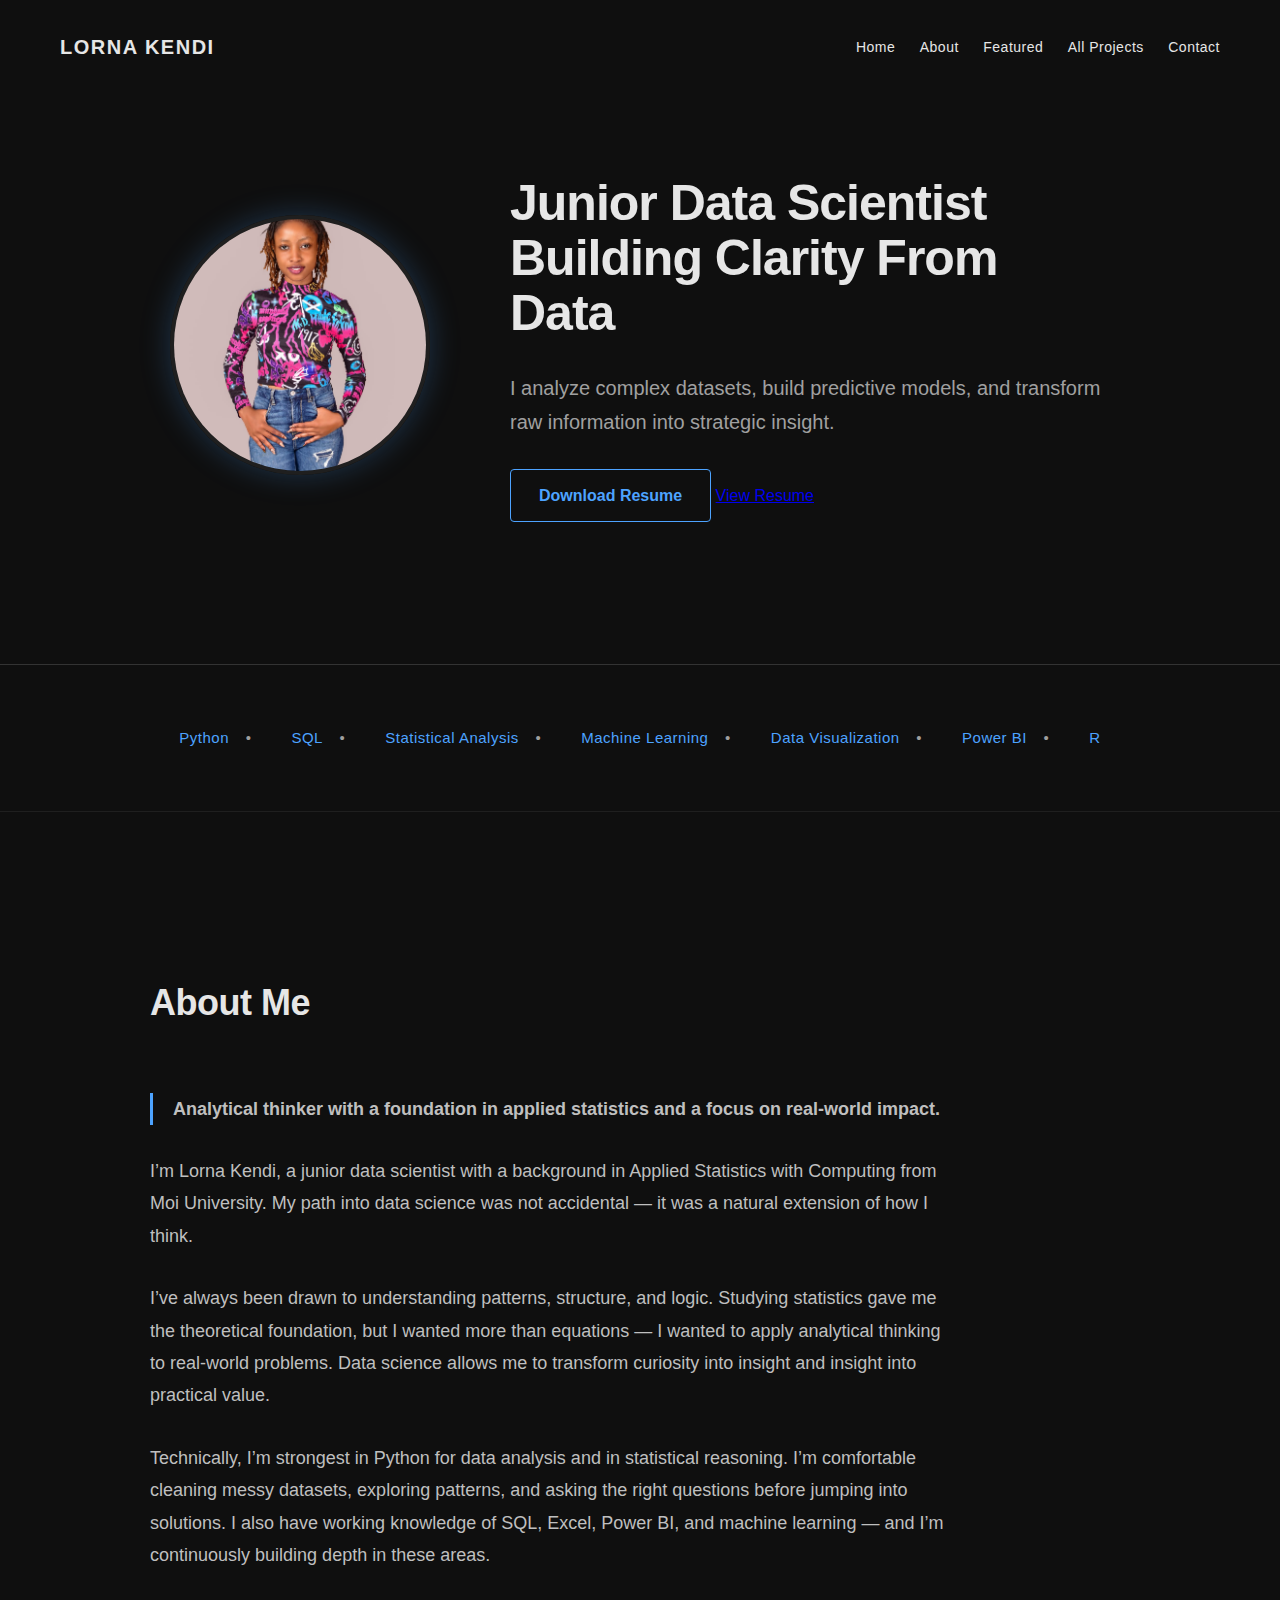
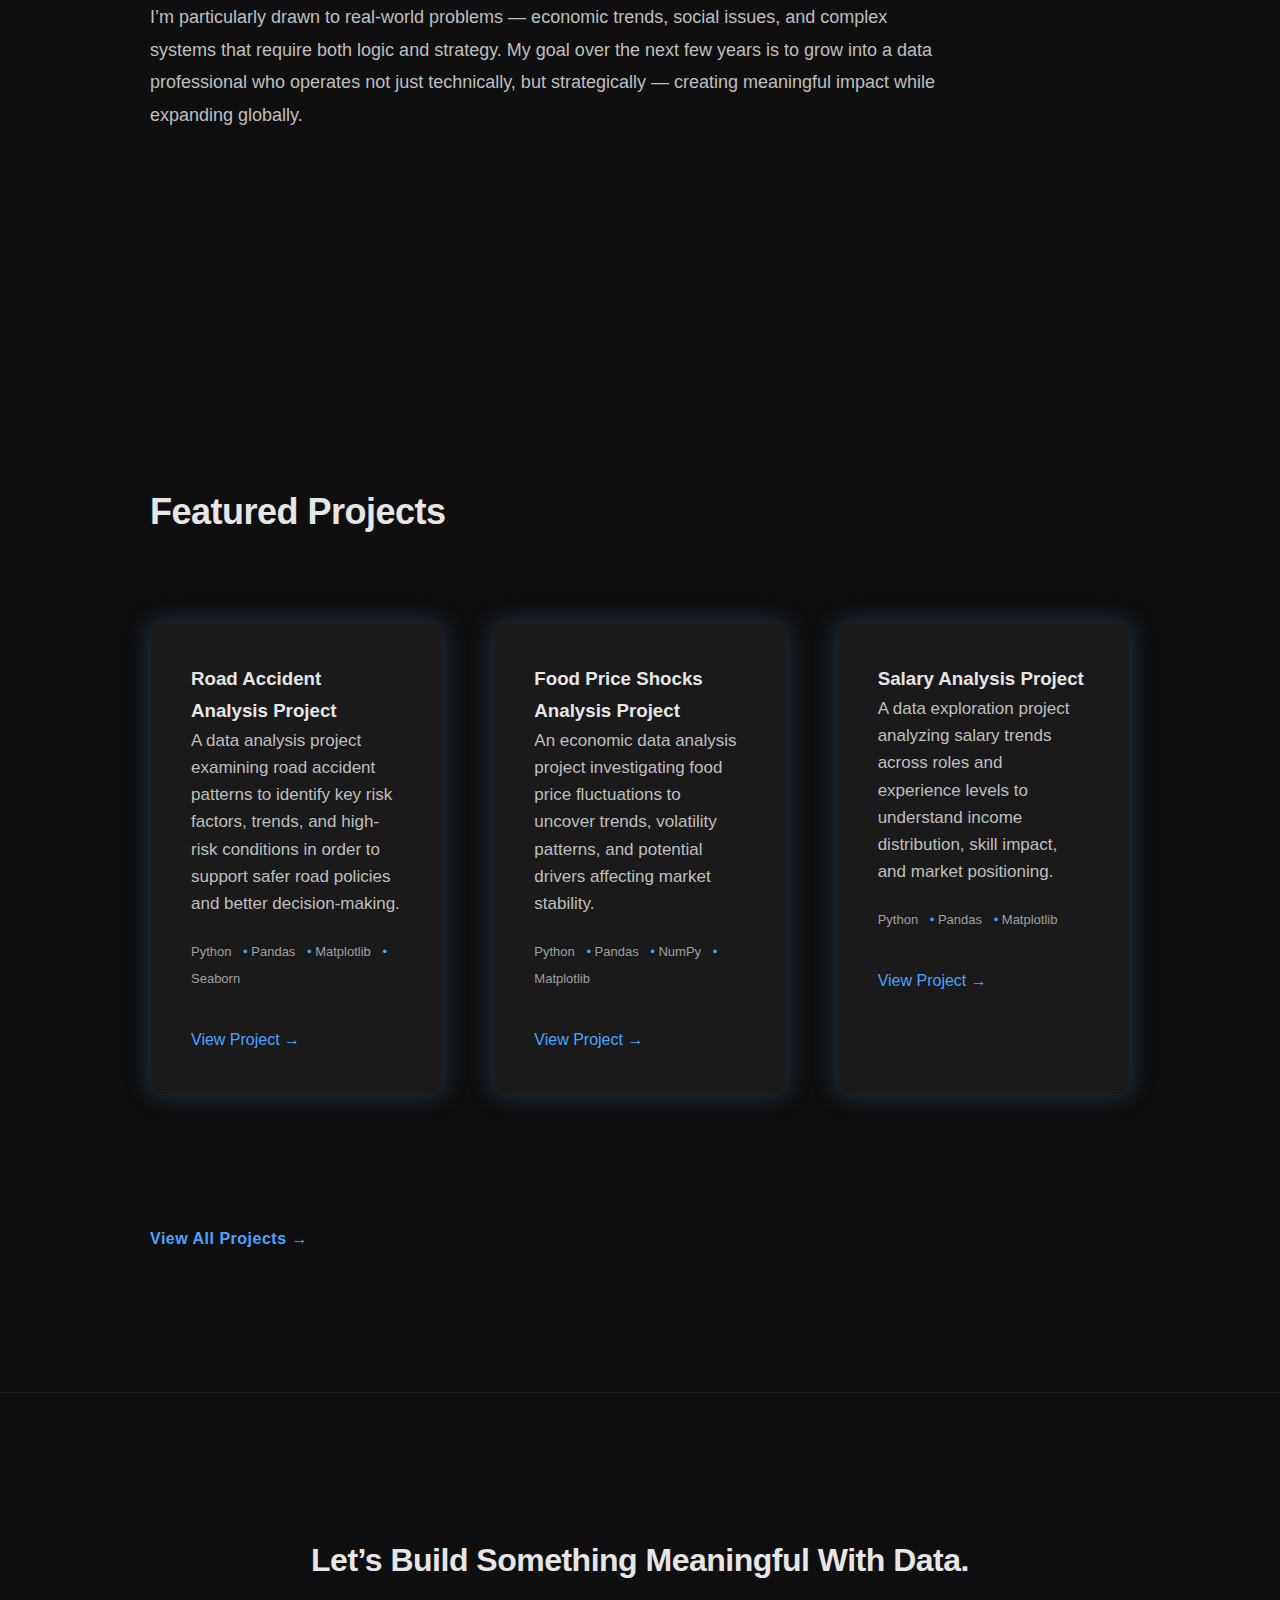
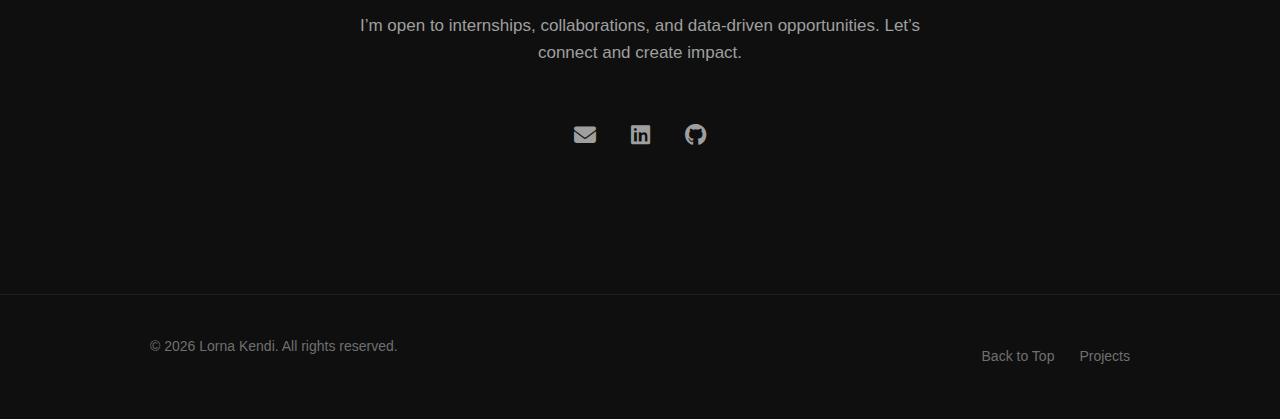
<file: index.html>
<!DOCTYPE html>
<html>
<head>
    <title>Lorna Kendi | Junior Data Scientist</title>
    <link rel="stylesheet" href="style.css">
    <link rel="stylesheet" href="https://cdnjs.cloudflare.com/ajax/libs/font-awesome/6.5.0/css/all.min.css">
    <link rel="icon" type="image/png" href="favicon-v2.png">
    <link rel="shortcut icon" href="favicon-v2.png">

</head>

<body id="top">



    <!-- HEADER (Top Strip) -->
    <header>
        <div class="logo">Lorna Kendi</div>

        <nav>
            <a href="index.html">Home</a>
            <a href="#about">About</a>
            <a href="#projects">Featured</a>
            <a href="projects.html">All Projects</a>
            <a href="#contact">Contact</a>                       
        </nav>
    </header>


    <section class="hero">
        <div class="container hero-content">

            <div class="hero-image-wrapper">
              <img src="images/profile.jpg" alt="Lorna Kendi" class="hero-image">
            </div>

            <div class="hero-text">
                <h1>
                    Junior Data Scientist<br>
                    Building Clarity From Data
                </h1>

                <p class="hero-subtext">
                I analyze complex datasets, build predictive models,
                and transform raw information into strategic insight.
                </p>

                <div class="hero-buttons">

                    <a href="assets/Lorna_Kendi_Resume.pdf" class="resume-button" download>
                        Download Resume
                    </a>

                    <a href="assets/Lorna_Kendi_Resume.pdf" class="view-button" target="_blank">
                        View Resume
                    </a>

                </div>

            </div>
            

        </div>
    </section>

        <!-- CORE SKILLS STRIP -->
    <section class="skills">
        <div class="container skills-container">

            <span>Python</span>
            <span>SQL</span>
            <span>Statistical Analysis</span>
            <span>Machine Learning</span>
            <span>Data Visualization</span>
            <span>Power BI</span>
            <span>R</span>

        </div>
    </section>


    <!-- ABOUT SECTION -->
<section id="about" class="about">

    <div class="container">

        <h2>About Me</h2>
        <p class="about-highlight">
            Analytical thinker with a foundation in applied statistics and a focus on real-world impact.
        </p>


        <p>
            I’m Lorna Kendi, a junior data scientist with a background in Applied Statistics with Computing from Moi University.
            My path into data science was not accidental — it was a natural extension of how I think.
        </p>

        <p>
            I’ve always been drawn to understanding patterns, structure, and logic. 
            Studying statistics gave me the theoretical foundation, but I wanted more than equations — 
            I wanted to apply analytical thinking to real-world problems. 
            Data science allows me to transform curiosity into insight and insight into practical value.
        </p>

        <p>
            Technically, I’m strongest in Python for data analysis and in statistical reasoning. 
            I’m comfortable cleaning messy datasets, exploring patterns, and asking the right questions before jumping into solutions. 
            I also have working knowledge of SQL, Excel, Power BI, and machine learning — and I’m continuously building depth in these areas.
        </p>

        <p>
            I’m particularly drawn to real-world problems — economic trends, social issues, and complex systems that require both logic and strategy. 
            My goal over the next few years is to grow into a data professional who operates not just technically, but strategically — creating meaningful impact while expanding globally.
        </p>

    </div>
</section>


<!-- FEATURED PROJECTS SECTION -->
<section id="projects" class="featured-projects">

    <div class="container">

        <h2>Featured Projects</h2>

        <div class="projects-grid">

            <div class="project-card">
                <h3>Road Accident Analysis Project</h3>
                    <p>A data analysis project examining road accident patterns to identify key risk factors, trends, and high-risk conditions in order to support safer road policies and better decision-making.</p>
                        <div class="tech-tags">
                            <span>Python</span>
                            <span>Pandas</span>
                            <span>Matplotlib</span>
                            <span>Seaborn</span>
                        </div>
                <a href="https://github.com/lornakendi/road_accidents_proj.git" target="_blank">
                    View Project →
                </a>

            </div>

            <div class="project-card">
                <h3>Food Price Shocks Analysis Project</h3>
                    <p>An economic data analysis project investigating food price fluctuations to uncover trends, volatility patterns, and potential drivers affecting market stability.</p>
                        <div class="tech-tags">
                            <span>Python</span>
                            <span>Pandas</span>
                            <span>NumPy</span>
                            <span>Matplotlib</span>
                        </div>

                <a href="https://github.com/lornakendi/food_price_proj.git" target="_blank">
                    View Project →
                </a>
            </div>

            <div class="project-card">
                <h3>Salary Analysis Project</h3>
                    <p>A data exploration project analyzing salary trends across roles and experience levels to understand income distribution, skill impact, and market positioning.</p>
                        <div class="tech-tags">
                            <span>Python</span>
                            <span>Pandas</span>
                            <span>Matplotlib</span>
                        </div>

                <a href="https://github.com/lornakendi/SalaryDataAnalysis.git" target="_blank">
                    View Project →
                </a>
            </div>

        </div>

        <!-- VIEW ALL LINK (NOW INSIDE CONTAINER) -->
        <a href="projects.html" class="view-all">
            View All Projects →
        </a>

    </div>
</section>



<!-- CONTACT SECTION -->
<section id="contact" class="contact">

    <div class="container">

        <h2>Let’s Build Something Meaningful With Data.</h2>

        <p>
            I’m open to internships, collaborations, and data-driven opportunities.
            Let’s connect and create impact.
        </p>

        <div class="contact-links">
            <a href="mailto:lornahkendy@gmail.com" aria-label="Email">
                <i class="fa-solid fa-envelope"></i>
            </a>

            <a href="https://linkedin.com/in/lorna-etere-1836963b2" target="_blank" aria-label="LinkedIn">
                <i class="fa-brands fa-linkedin"></i>
            </a>

            <a href="https://github.com/lornakendi" target="_blank" aria-label="GitHub">
                <i class="fa-brands fa-github"></i>
            </a>
</div>


    </div>
</section>

<!-- FOOTER -->
<footer class="footer">
    <div class="container footer-container">

        <p>© 2026 Lorna Kendi. All rights reserved.</p>

        <div class="footer-links">
            <a href="#top">Back to Top</a>
            <a href="projects.html">Projects</a>
        </div>

    </div>
</footer>


</body>

</html>
</file>
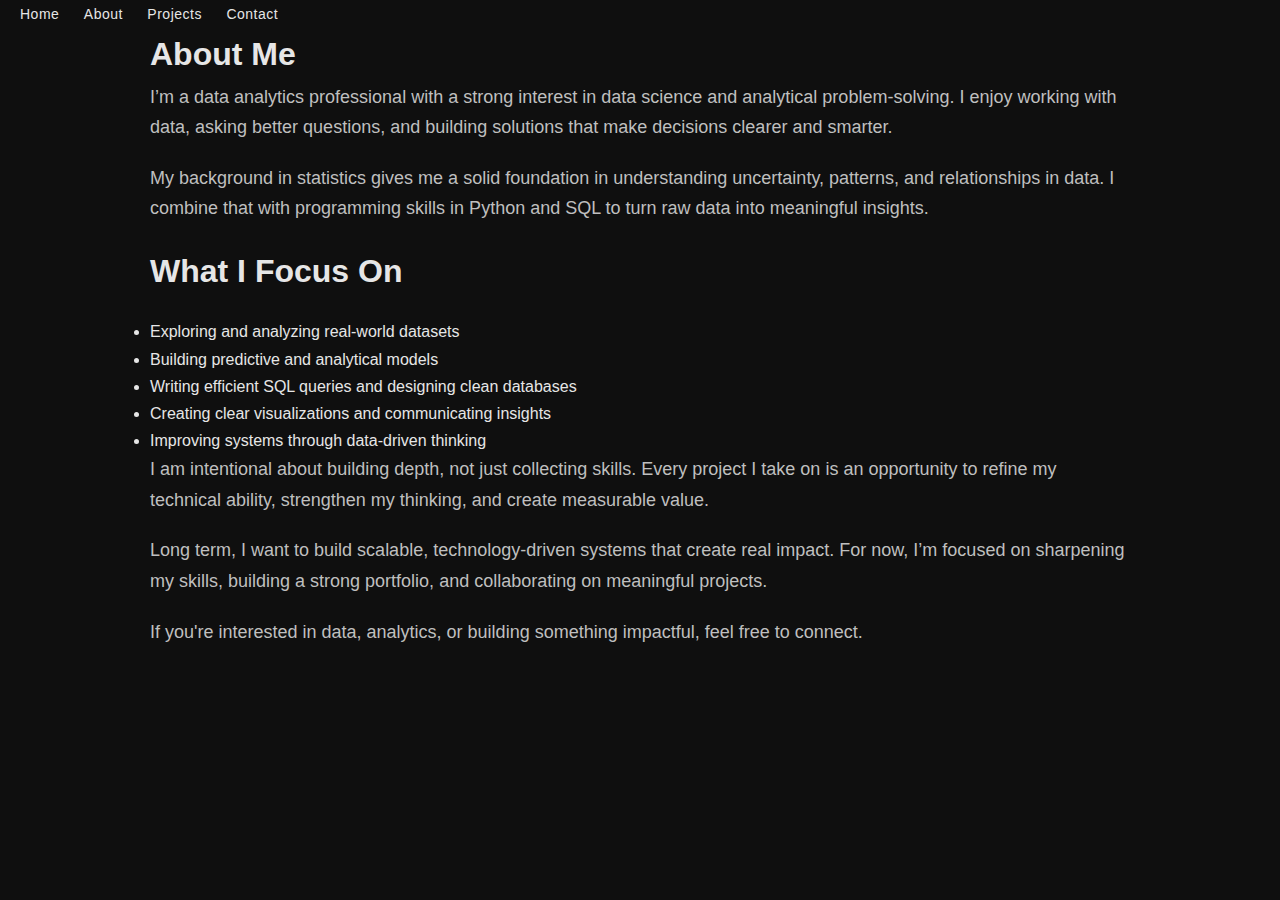
<file: about.html>
<head>
    <title>About Me</title>
    <link rel="stylesheet" href="style.css">
</head>

<body>

    <nav>
        <a href="index.html">Home</a>
        <a href="about.html">About</a>
        <a href="projects.html">Projects</a>
        <a href="contact.html">Contact</a>
    </nav>

    <div class="container">

        <h1>About Me</h1>

        <p>
            I’m a data analytics professional with a strong interest in data science 
            and analytical problem-solving. I enjoy working with data, asking better 
            questions, and building solutions that make decisions clearer and smarter.
        </p>

        <p>
            My background in statistics gives me a solid foundation in understanding 
            uncertainty, patterns, and relationships in data. I combine that with 
            programming skills in Python and SQL to turn raw data into meaningful insights.
        </p>

        <h2>What I Focus On</h2>

        <ul>
            <li>Exploring and analyzing real-world datasets</li>
            <li>Building predictive and analytical models</li>
            <li>Writing efficient SQL queries and designing clean databases</li>
            <li>Creating clear visualizations and communicating insights</li>
            <li>Improving systems through data-driven thinking</li>
        </ul>

        <p>
            I am intentional about building depth, not just collecting skills. 
            Every project I take on is an opportunity to refine my technical 
            ability, strengthen my thinking, and create measurable value.
        </p>

        <p>
            Long term, I want to build scalable, technology-driven systems that create 
            real impact. For now, I’m focused on sharpening my skills, building a strong 
            portfolio, and collaborating on meaningful projects.
        </p>

        <p>
            If you're interested in data, analytics, or building something impactful, 
            feel free to connect.
        </p>

    </div>

</body>
</file>
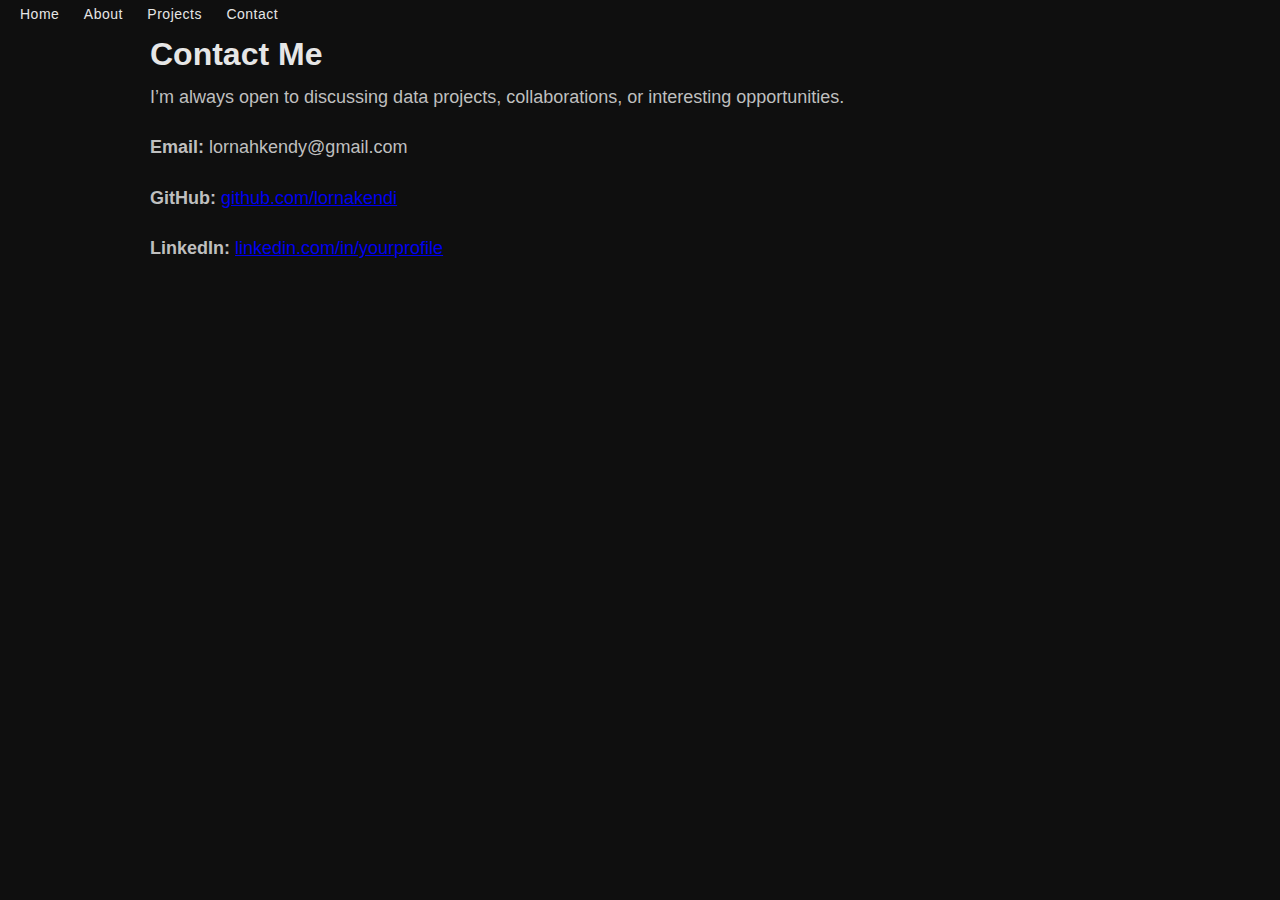
<file: contact.html>
<!DOCTYPE html>
<html>
<head>
    <title>Contact</title>
    <link rel="stylesheet" href="style.css">
</head>
<body>

    <nav>
        <a href="index.html">Home</a>
        <a href="about.html">About</a>
        <a href="projects.html">Projects</a>
        <a href="contact.html">Contact</a>
    </nav>

    <div class="container">

        <h1>Contact Me</h1>

        <p>
            I’m always open to discussing data projects, collaborations,
            or interesting opportunities.
        </p>

        <p><strong>Email:</strong> lornahkendy@gmail.com</p>

        <p>
            <strong>GitHub:</strong> 
            <a href="#">github.com/lornakendi</a>
        </p>

        <p>
            <strong>LinkedIn:</strong> 
            <a href="#">linkedin.com/in/yourprofile</a>
        </p>

    </div>

</body>
</html>
</file>
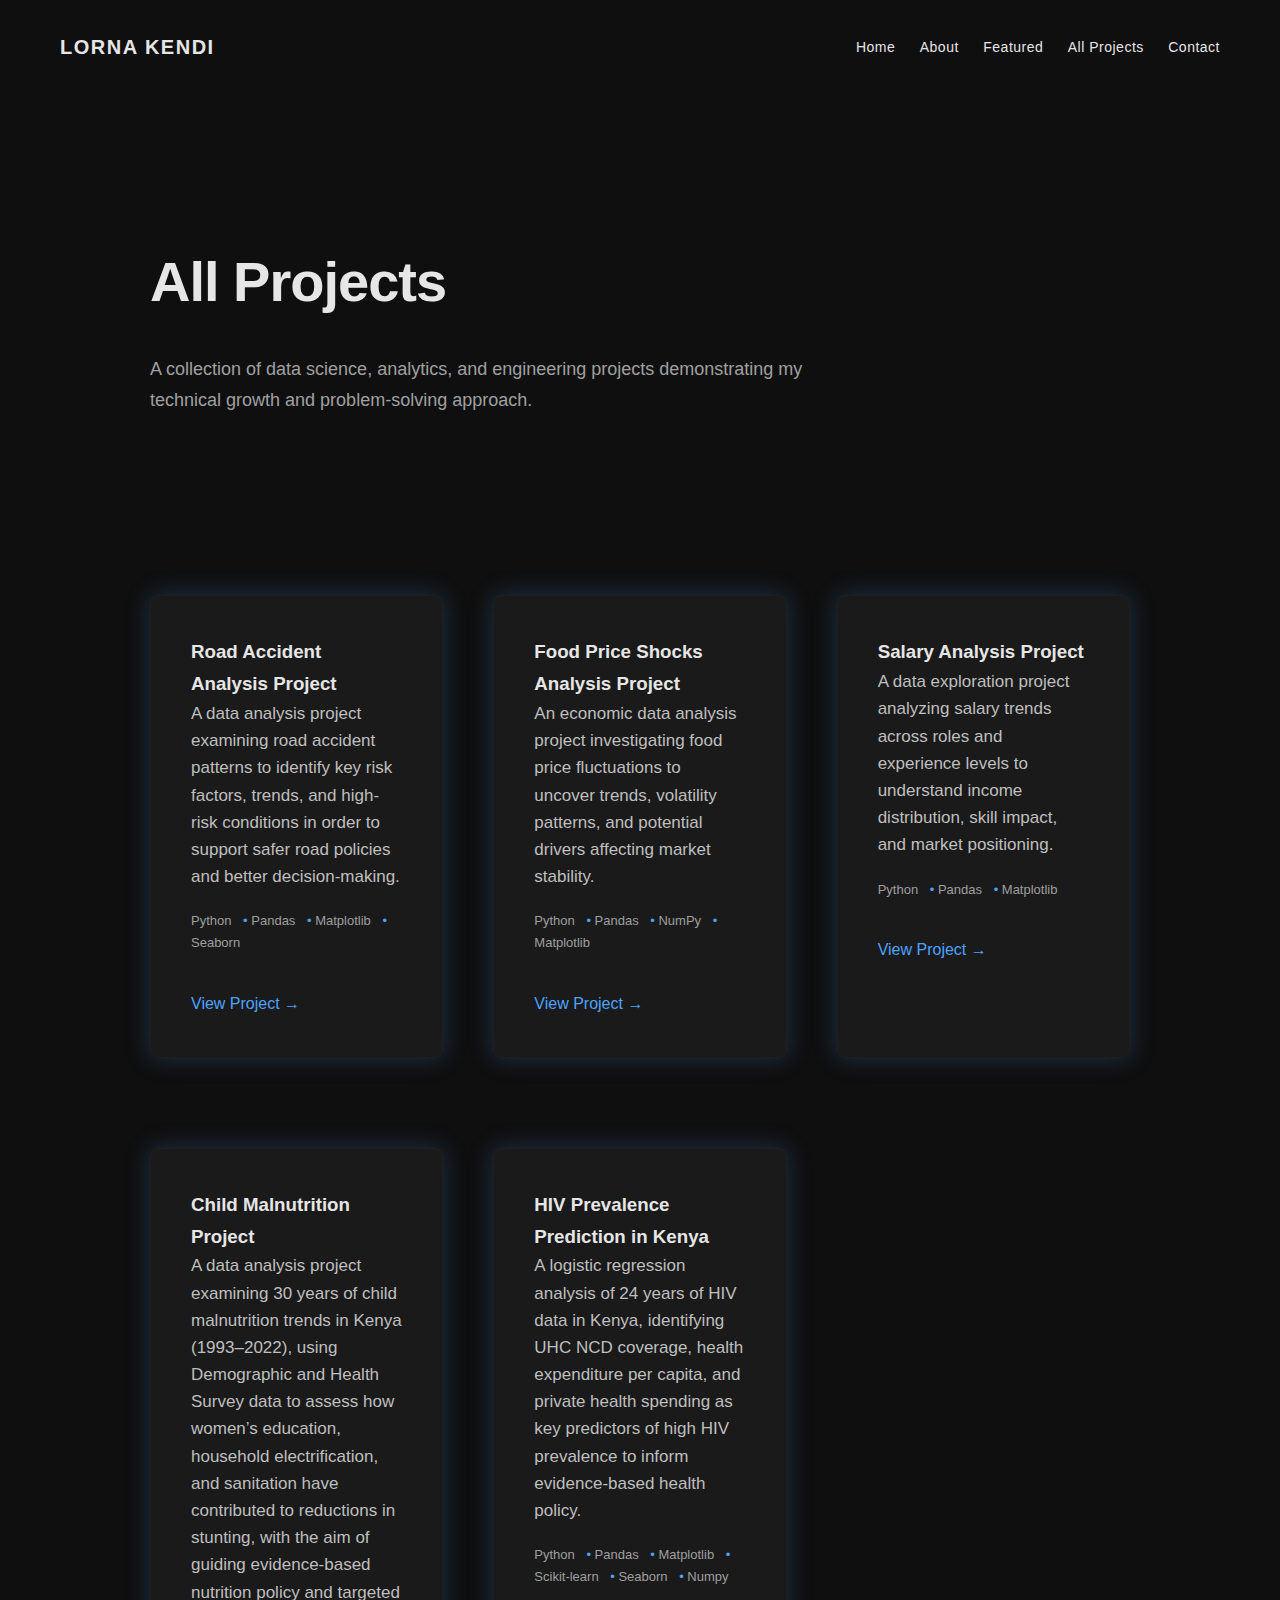
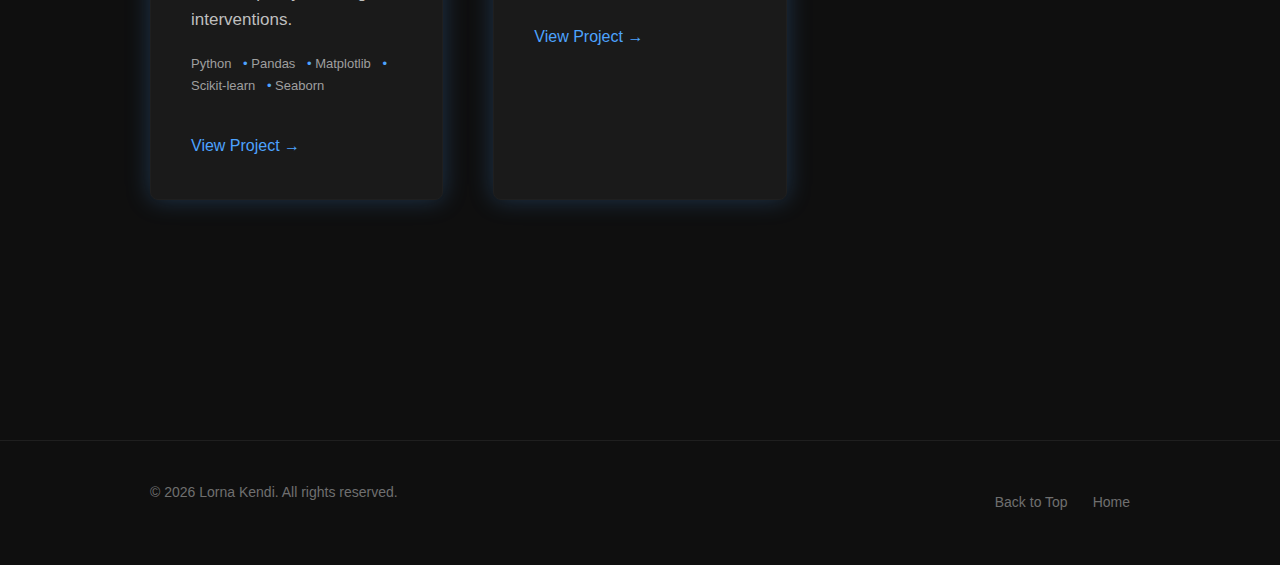
<file: projects.html>
<body id="top">

    <!-- HEADER -->
    <header>
        <div class="logo">LORNA KENDI</div>
        <link rel="stylesheet" href="style.css">
        <link rel="icon" type="image/png" href="favicon-v2.png">
        <link rel="shortcut icon" href="favicon-v2.png">

        <nav>
            <a href="index.html">Home</a>
            <a href="index.html#about">About</a>
            <a href="index.html#projects">Featured</a>
            <a href="projects.html">All Projects</a>
            <a href="index.html#contact">Contact</a>         
        </nav>
    </header>

    <!-- PAGE HERO -->
    <section class="projects-hero">
        <div class="container">
            <h1>All Projects</h1>
            <p>
                A collection of data science, analytics, and engineering
                projects demonstrating my technical growth and problem-solving approach.
            </p>
        </div>
    </section>

    <!-- PROJECT GRID -->
    <section class="all-projects">
        <div class="container">

            <div class="projects-grid">

                <div class="project-card">
                    <h3>Road Accident Analysis Project</h3>
                    <p>A data analysis project examining road accident patterns to identify key risk factors, trends, and high-risk conditions in order to support safer road policies and better decision-making.</p>
                        <div class="tech-tags">
                            <span>Python</span>
                            <span>Pandas</span>
                            <span>Matplotlib</span>
                            <span>Seaborn</span>
                        </div>
                    <a href="https://github.com/lornakendi/road_accidents_proj.git" target="_blank">
                    View Project →
                    </a>
                </div>

                <div class="project-card">
                    <h3>Food Price Shocks Analysis Project</h3>
                    <p>An economic data analysis project investigating food price fluctuations to uncover trends, volatility patterns, and potential drivers affecting market stability.</p>
                        <div class="tech-tags">
                            <span>Python</span>
                            <span>Pandas</span>
                            <span>NumPy</span>
                            <span>Matplotlib</span>
                        </div>
                            <a href="https://github.com/lornakendi/food_price_proj.git" target="_blank">
                            View Project →
                            </a>
                </div>

                <div class="project-card">
                    <h3>Salary Analysis Project</h3>
                    <p>A data exploration project analyzing salary trends across roles and experience levels to understand income distribution, skill impact, and market positioning.</p>
                        <div class="tech-tags">
                            <span>Python</span>
                            <span>Pandas</span>
                            <span>Matplotlib</span>
                        </div>
                    <a href="https://github.com/lornakendi/SalaryDataAnalysis.git" target="_blank">
                        View Project →
                    </a>
                </div>

                <div class="project-card">
                    <h3>Child Malnutrition Project</h3>
                    <p>A data analysis project examining 30 years of child malnutrition trends in Kenya (1993–2022), using Demographic and Health Survey data to assess how women’s education, household electrification, and sanitation have contributed to reductions in stunting, with the aim of guiding evidence-based nutrition policy and targeted interventions.</p>
                        <div class="tech-tags">
                            <span>Python</span>
                            <span>Pandas</span>
                            <span>Matplotlib</span>
                            <span>Scikit-learn</span>
                            <span>Seaborn</span>
                        </div>
                    <a href="https://github.com/lornakendi/child_malnutrition_proj.git" target="_blank">
                        View Project →
                    </a>
                </div>

                <div class="project-card">
                    <h3>HIV Prevalence Prediction in Kenya</h3>
                    <p>A logistic regression analysis of 24 years of HIV data in Kenya, identifying UHC NCD coverage, health expenditure per capita, and private health spending as key predictors of high HIV prevalence to inform evidence-based health policy.</p>
                        <div class="tech-tags">
                            <span>Python</span>
                            <span>Pandas</span>
                            <span>Matplotlib</span>
                            <span>Scikit-learn</span>
                            <span>Seaborn</span>
                            <span>Numpy</span>
                        </div>
                    <a href="https://github.com/lornakendi/Pred_HIV_prevalence_kenya_proj.git" target="_blank">
                        View Project →
                    </a>
                </div>

                <!-- Add more projects here -->

            </div>

        </div>
    </section>

    <!-- FOOTER -->
<footer class="footer">
    <div class="container footer-container">

        <p>© 2026 Lorna Kendi. All rights reserved.</p>

        <div class="footer-links">
            <a href="#top">Back to Top</a>
            <a href="index.html">Home</a>
        </div>

    </div>
</footer>

</body>
</file>
<file: style.css>
/* ===============================
   GLOBAL RESET
================================= */

* {
    margin: 0;
    padding: 0;
    box-sizing: border-box;
}

html {
    scroll-behavior: smooth;
}


/* ===============================
   BODY
================================= */

body {
    font-family: -apple-system, BlinkMacSystemFont, "Segoe UI", Roboto, sans-serif;
    background-color: #0f0f0f;
    color: #e6e6e6;
    line-height: 1.7;
}

/* ===============================
   GLOBAL LAYOUT
================================= */

.container {
    max-width: 1100px;
    margin: 0 auto;
    padding: 0 60px;
}

/* ===============================
   HEADER
================================= */

header {
    display: flex;
    justify-content: space-between;
    align-items: center;
    padding: 30px 60px;
}

.logo {
    font-size: 20px;
    font-weight: 600;
    letter-spacing: 1.5px;
    text-transform: uppercase;
}


/* ===============================
   NAVIGATION
================================= */

nav a {
    text-decoration: none;
    color: #e6e6e6;
    margin-left: 20px;
    font-size: 14px;
    letter-spacing: 0.5px;
    transition: color 0.3s ease;
}

nav a:hover {
    color: #4da3ff;
}

/* ===============================
   HERO SECTION
================================= */

.hero-content {
    min-height: 50vh;
    display: flex;
    align-items: center;
    justify-content: center;
    padding-top: 60px;
    gap: 80px;
}

.hero h1 {
    font-size: 50px;
    font-weight: 700;
    line-height: 1.1;
    letter-spacing: -1px;
    margin-bottom: 30px;
}


.hero-subtext {
    font-size: 20px;
    color: #a0a0a0;
    max-width: 650px;
    font-weight: 400;
}

.hero-image {
    width: 260px;
    height: 260px;
    object-fit: cover;
    border-radius: 50%;
    border: 4px solid #1f1f1f;
    box-shadow: 0 0 30px rgba(77, 163, 255, 0.25);
}

.hero-text {
    max-width: 600px;
}

.hero-buttons {
    margin-top: 30px;
}

.resume-button {
    display: inline-block;
    padding: 12px 28px;
    border: 1px solid #4da3ff;
    color: #4da3ff;
    text-decoration: none;
    font-weight: 600;
    border-radius: 4px;
    transition: all 0.3s ease;
}

.resume-button:hover {
    background-color: #4da3ff;
    color: #000;
}


/* ===============================
   TYPOGRAPHY
================================= */

h2 {
    font-size: 32px;
    font-weight: 600;
    margin-bottom: 20px;
}

p {
    font-size: 18px;
    color: #bfbfbf;
    margin-bottom: 20px;
}

/* ===============================
   PROJECT CARDS
================================= */

.project-card {
    border: 1px solid #1f1f1f;
    padding: 30px;
    margin-bottom: 30px;
    transition: border 0.3s ease;
}

.project-card:hover {
    border: 1px solid #4da3ff;
}

.project-card h2 {
    color: #ffffff;
    margin-bottom: 15px;
}

.project-card a {
    display: inline-block;
    margin-top: 15px;
    color: #4da3ff;
    text-decoration: none;
}

.project-card a:hover {
    text-decoration: underline;
}

/* ===============================
   FOOTER
================================= */

footer {
    text-align: center;
    padding: 40px 20px;
    border-top: 1px solid #1f1f1f;
    color: #888;
    font-size: 14px;
}

/* ===============================
   ABOUT SECTION
================================= */

.about {
    padding: 120px 0;
}

.about h2 {
    margin-bottom: 40px;
}

.about-highlight {
    font-size: 20px;
    font-weight: 600;
    color: #ffffff;
    border-left: 3px solid #4da3ff;
    padding-left: 20px;
    margin-bottom: 40px;
    max-width: 720px;
}


/* ===============================
   CONTACT SECTION
================================= */

.contact {
    padding: 140px 0;
    text-align: center;
    border-top: 1px solid #1f1f1f;
}

.contact h2 {
    font-size: 32px;
    margin-bottom: 25px;
    letter-spacing: -0.5px;
}

.contact p {
    font-size: 17px;
    color: #9f9f9f;
    max-width: 600px;
    margin: 0 auto 50px auto;
    line-height: 1.6;
}

.contact-links {
    display: flex;
    justify-content: center;
    gap: 35px;
}

.contact-links a {
    font-size: 22px;
    color: #9f9f9f;
    transition: all 0.3s ease;
}

.contact-links a:hover {
    color: #4da3ff;
    transform: translateY(-3px);
}


/* Blue underline animation */
.contact-links a::after {
    content: "";
    position: absolute;
    left: 0;
    bottom: -6px;
    width: 0%;
    height: 2px;
    background-color: #4da3ff;
    transition: width 0.3s ease;
}

.contact-links a:hover {
    color: #ffffff;
}

.contact-links a:hover::after {
    width: 100%;
}


/* ===============================
   FEATURED PROJECTS
================================= */

.featured-projects {
    padding: 160px 0 140px 0;
}


.featured-projects h2 {
    margin-bottom: 80px;
    font-size: 36px;
    letter-spacing: -0.5px;
}

/* Grid Layout */
.projects-grid {
    display: grid;
    grid-template-columns: repeat(3, 1fr);
    gap: 50px;
    margin-bottom: 60px;  /* Space before View All link */
}

/* Individual Card */
.project-card {
    background-color: #1a1a1a;   /* Distinct grey from background */
    border-radius: 8px;
    padding: 40px;
    margin-bottom: 40px;
    box-shadow: 0 0 25px rgba(77, 163, 255, 0.25); /* Permanent blue glow */
    transition: transform 0.3s ease;
}

/* Blue Glow Effect */
.project-card:hover {
    transform: translateY(-6px);
}

.project-card h2 {
    font-size: 24px;
    font-weight: 700;
    color: #ffffff;
    margin-bottom: 15px;
}

.project-card p {
    font-size: 17px;
    color: #bfbfbf;
    line-height: 1.6;
}



.view-all {
    display: inline-block;
    margin-top: 30px;
    font-size: 16px;
    font-weight: 600;
    color: #4da3ff;
    text-decoration: none;
    letter-spacing: 0.5px;
    transition: opacity 0.3s ease;
}



.view-all:hover {
    opacity: 0.7;
}

/* ===============================
   PROJECT TECH TAGS
================================= */

.tech-tags {
    margin-top: 20px;
    margin-bottom: 20px;
}

.tech-tags span {
    font-size: 13px;
    color: #9f9f9f;
    position: relative;
}

.tech-tags span:not(:last-child)::after {
    content: " • ";
    color: #4da3ff;
    margin-left: 8px;
}


/* ===============================
   PROJECTS PAGE HERO
================================= */

.projects-hero {
    padding: 140px 0 80px 0;
}

.projects-hero h1 {
    font-size: 56px;
    font-weight: 700;
    letter-spacing: -1px;
    margin-bottom: 25px;
}

.projects-hero p {
    font-size: 18px;
    color: #a0a0a0;
    max-width: 700px;
}

/* ===============================
   ALL PROJECTS SECTION
================================= */

.all-projects {
    padding: 80px 0 140px 0;
}


/* ===============================
   ABOUT SECTION
================================= */

.about {
    padding: 160px 0;
}

.about h2 {
    font-size: 36px;
    margin-bottom: 60px;
    letter-spacing: -0.5px;
}

.about p {
    font-size: 18px;
    color: #bfbfbf;
    max-width: 800px;
    margin-bottom: 30px;
    line-height: 1.8;
}
.about .container {
    display: flex;
    flex-direction: column;
}

/* ===============================
   CORE SKILLS STRIP
================================= */

.skills {
    margin-top: 120px;
    padding: 60px 0;
    border-top: 1px solid #333333;
    border-bottom: 1px solid #1f1f1f;
}

.skills-container {
    display: flex;
    justify-content: center;
    flex-wrap: wrap;
    gap: 40px;
}

.skills span {
    font-size: 15px;
    font-weight: 500;
    letter-spacing: 0.5px;
    color: #4da3ff;
    position: relative;
}

.skills span:not(:last-child)::after {
    content: " • ";
    color:#9f9f9f ;
    margin-left: 12px;
}


.skills span:hover {
    color:#9f9f9f ;
}


/* ===============================
   FOOTER
================================= */

.footer {
    padding: 40px 0;
    border-top: 1px solid #1f1f1f;
}

.footer-container {
    display: flex;
    justify-content: space-between;
    align-items: center;
    flex-wrap: wrap;
    gap: 20px;
}

.footer p {
    font-size: 14px;
    color: #6f6f6f;
}

.footer-links {
    display: flex;
    gap: 25px;
}

.footer-links a {
    font-size: 14px;
    color: #6f6f6f;
    text-decoration: none;
    transition: color 0.3s ease;
}

.footer-links a:hover {
    color: #4da3ff;
}
</file>
